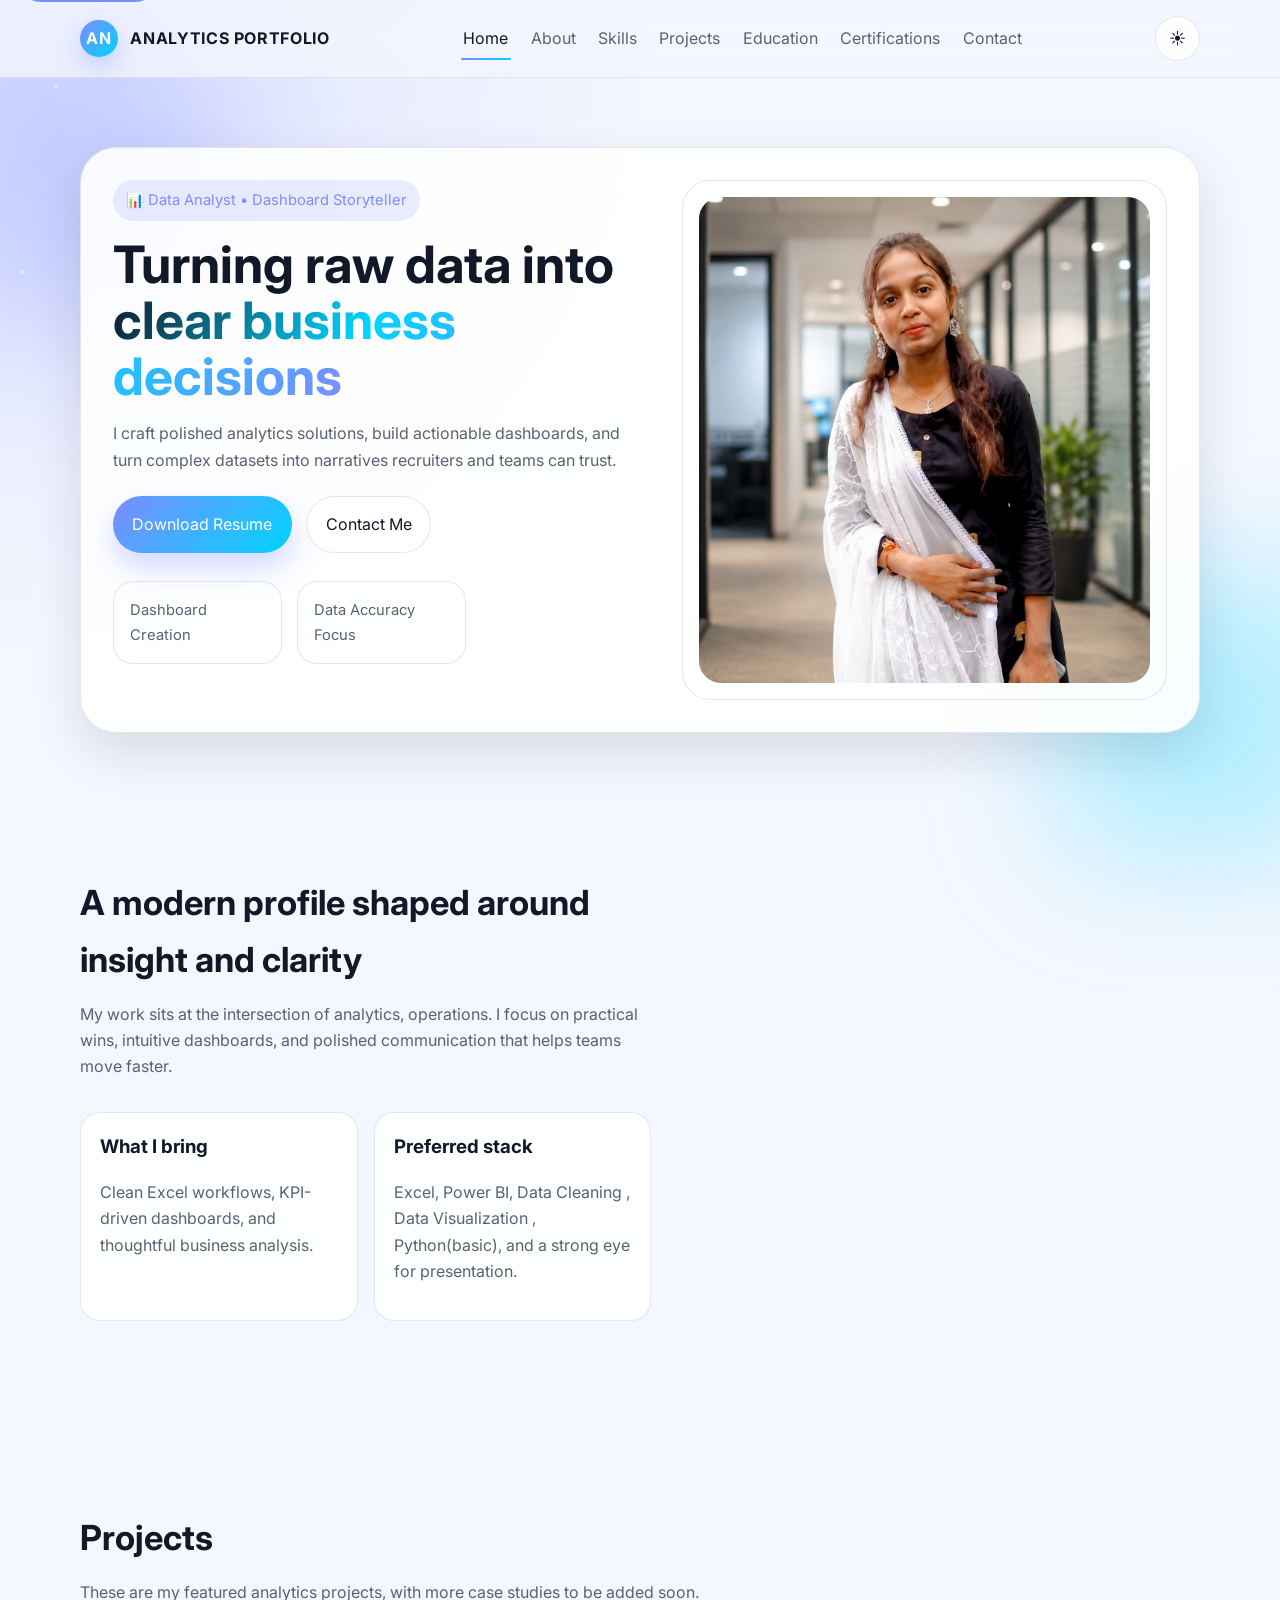
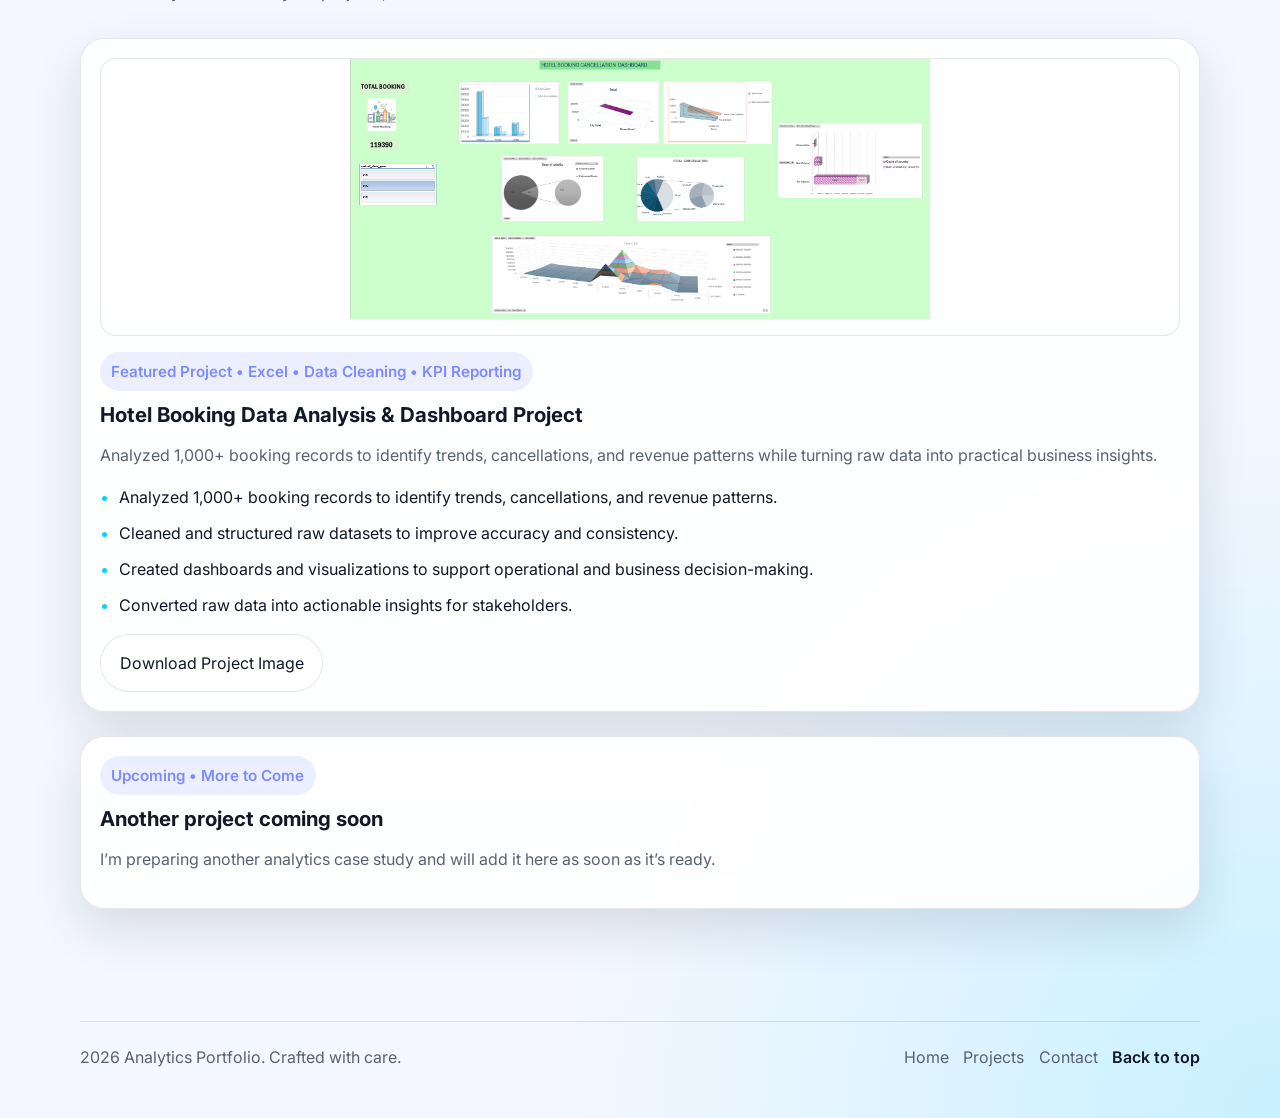
<file: index.html>
<!DOCTYPE html>
<html lang="en">
  <head>
    <meta charset="UTF-8" />
    <meta name="viewport" content="width=device-width, initial-scale=1.0" />
    <meta name="description" content="Portfolio website for a data-focused professional blending analytics, dashboard design, and business insight." />
    <title>Portfolio | Home</title>
    <link rel="preconnect" href="https://fonts.googleapis.com" />
    <link rel="preconnect" href="https://fonts.gstatic.com" crossorigin />
    <link href="https://fonts.googleapis.com/css2?family=Inter:wght@400;500;600;700;800&display=swap" rel="stylesheet" />
    <link rel="stylesheet" href="style.css" />
  </head>
  <body>
    <a class="skip-link" href="#main-content">Skip to content</a>
    <div class="particle-layer" aria-hidden="true"></div>

    <header class="site-header">
      <div class="container navbar">
        <a class="brand" href="index.html" aria-label="Go to home page">
          <span class="brand-mark">AN</span>
          <span>Analytics Portfolio</span>
        </a>

        <nav class="nav-links" aria-label="Primary navigation">
          <a href="index.html">Home</a>
          <a href="about.html">About</a>
          <a href="skills.html">Skills</a>
          <a href="index.html#projects">Projects</a>
          <a href="education.html">Education</a>
          <a href="certifications.html">Certifications</a>
          <a href="contact.html">Contact</a>
        </nav>

        <div class="nav-actions">
          <button class="theme-toggle" type="button" aria-label="Switch theme">🌙</button>
          <button class="menu-toggle" type="button" aria-label="Toggle navigation" aria-expanded="false">☰</button>
        </div>
      </div>
    </header>

    <main id="main-content">
      <section class="hero">
        <div class="container">
          <div class="hero-card card reveal">
            <div class="grid-2">
              <div>
                <span class="hero-badge">📊 Data Analyst • Dashboard Storyteller</span>
                <h1>
                  Turning raw data into <span class="text-gradient">clear business decisions</span>
                </h1>
                <p>
                  I craft polished analytics solutions, build actionable dashboards, and turn complex datasets into narratives recruiters and teams can trust.
                </p>
                <div class="hero-actions">
                  <a class="btn btn-primary" href="assets/resume.pdf" download>Download Resume</a>
                  
                  <a class="btn btn-secondary" href="contact.html">Contact Me</a>
                </div>
                <div class="hero-stats">
                  <div class="stat-card">
                    <div class="label">Dashboard Creation</div>
                  </div>
                  <div class="stat-card">
                    <div class="label">Data Accuracy Focus</div>
                  </div>
                  
                </div>
              </div>

              <div class="hero-visual">
                <div class="hero-panel">
                  <img src="assets/images/home-image-chatgpt.jpeg" alt="Professional portrait in modern office" />
                </div>
               
              </div>
            </div>
          </div>
        </div>
      </section>

      <section class="section">
        <div class="container">
          <div class="grid-2 reveal">
            <div>
              <h2 class="section-title">A modern profile shaped around insight and clarity</h2>
              <p class="section-intro">
                My work sits at the intersection of analytics, operations. I focus on practical wins, intuitive dashboards, and polished communication that helps teams move faster.
              </p>
              <div class="info-grid">
                <div class="info-card">
                  <h3>What I bring</h3>
                  <p>Clean Excel workflows, KPI-driven dashboards, and thoughtful business analysis.</p>
                </div>
                <div class="info-card">
                  <h3>Preferred stack</h3>
                  <p>Excel, Power BI, Data Cleaning , Data Visualization ,  Python(basic), and a strong eye for presentation.</p>
                </div>
              </div>
            </div>
          </div>
        </div>
      </section>

      <section class="section" id="projects">
        <div class="container">
          <div class="section-heading reveal">
            <h2 class="section-title">Projects</h2>
            <p class="section-intro">
              These are my featured analytics projects, with more case studies to be added soon.
            </p>
          </div>

          <div class="project-list reveal">
            <article class="project-card card">
              <div class="project-image-wrap">
                <img class="project-image" src="assets/images/excel-dashboard.png" alt="Excel dashboard screenshot for the hotel booking data analysis project" />
              </div>
              <div class="project-meta">Featured Project • Excel • Data Cleaning • KPI Reporting</div>
              <h3>Hotel Booking Data Analysis &amp; Dashboard Project</h3>
              <p>
                Analyzed 1,000+ booking records to identify trends, cancellations, and revenue patterns while turning raw data into practical business insights.
              </p>
              <ul class="project-highlights">
                <li>Analyzed 1,000+ booking records to identify trends, cancellations, and revenue patterns.</li>
                <li>Cleaned and structured raw datasets to improve accuracy and consistency.</li>
                <li>Created dashboards and visualizations to support operational and business decision-making.</li>
                <li>Converted raw data into actionable insights for stakeholders.</li>
              </ul>
              <div class="project-actions">
                <a class="btn btn-secondary" href="assets/files/hotel-booking-dashboard.png" download>Download Project Image</a>
              </div>
            </article>

            <article class="project-card card project-card--soon">
              <div class="project-meta">Upcoming • More to Come</div>
              <h3>Another project coming soon</h3>
              <p>
                I’m preparing another analytics case study and will add it here as soon as it’s ready.
              </p>
            </article>
          </div>
        </div>
      </section>
    </main>

    <footer class="site-footer">
      <div class="container footer-shell">
        <div>2026 Analytics Portfolio. Crafted with care.</div>
        <div class="footer-links">
          <a href="index.html">Home</a>
          <a href="index.html#projects">Projects</a>
          <a href="contact.html">Contact</a>
          <a class="back-top" href="#top">Back to top</a>
        </div>
      </div>
    </footer>

    <script src="script.js"></script>
  </body>
</html>
</file>
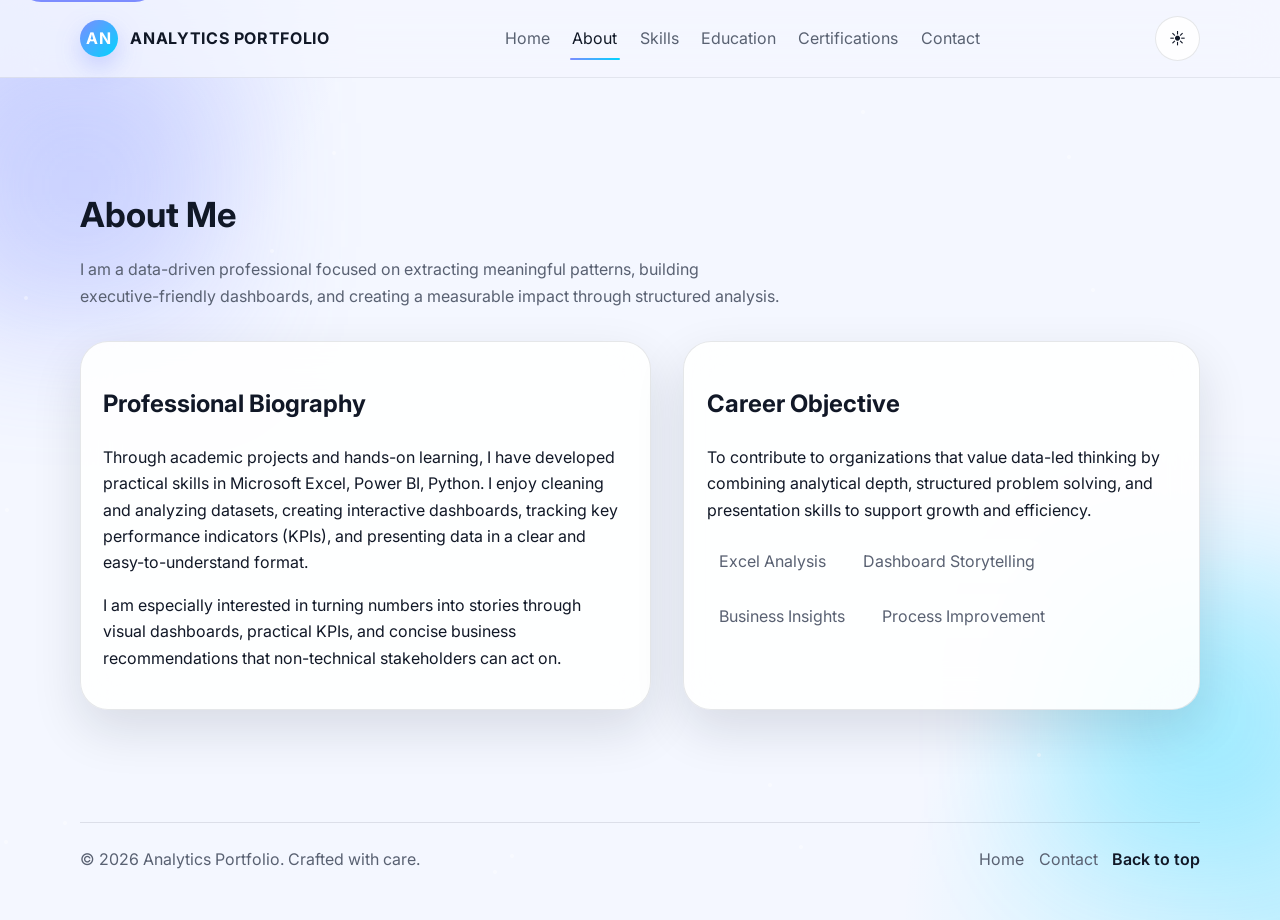
<file: about.html>
<!DOCTYPE html>
<html lang="en">
  <head>
    <meta charset="UTF-8" />
    <meta name="viewport" content="width=device-width, initial-scale=1.0" />
    <meta name="description" content="Professional biography and career objective for a data-focused portfolio website." />
    <title>Portfolio | About</title>
    <link rel="preconnect" href="https://fonts.googleapis.com" />
    <link rel="preconnect" href="https://fonts.gstatic.com" crossorigin />
    <link href="https://fonts.googleapis.com/css2?family=Inter:wght@400;500;600;700;800&display=swap" rel="stylesheet" />
    <link rel="stylesheet" href="style.css" />
  </head>
  <body>
    <a class="skip-link" href="#main-content">Skip to content</a>
    <div class="particle-layer" aria-hidden="true"></div>

    <header class="site-header">
      <div class="container navbar">
        <a class="brand" href="index.html" aria-label="Go to home page">
          <span class="brand-mark">AN</span>
          <span>Analytics Portfolio</span>
        </a>
        <nav class="nav-links" aria-label="Primary navigation">
          <a href="index.html">Home</a>
          <a href="about.html">About</a>
          <a href="skills.html">Skills</a>
          <a href="education.html">Education</a>
          <a href="certifications.html">Certifications</a>
          <a href="contact.html">Contact</a>
        </nav>
        <div class="nav-actions">
          <button class="theme-toggle" type="button" aria-label="Switch theme">🌙</button>
          <button class="menu-toggle" type="button" aria-label="Toggle navigation" aria-expanded="false">☰</button>
        </div>
      </div>
    </header>

    <main id="main-content">
      <section class="section">
        <div class="container">
          <div class="reveal">
            <h1 class="section-title">About Me</h1>
            <p class="section-intro">
              I am a data-driven professional focused on extracting meaningful patterns, building executive-friendly dashboards, and creating a measurable impact through structured analysis.
            </p>
          </div>

          <div class="grid-2 reveal">
            <div class="card" style="padding: 1.4rem;">
              <h2>Professional Biography</h2>
              <p>
Through academic projects and hands-on learning, I have developed practical skills in Microsoft Excel, Power BI, Python. I enjoy cleaning and analyzing datasets, creating interactive dashboards, tracking key performance indicators (KPIs), and presenting data in a clear and easy-to-understand format.              </p>
              <p>
                I am especially interested in turning numbers into stories through visual dashboards, practical KPIs, and concise business recommendations that non-technical stakeholders can act on.
              </p>
            </div>

            <div class="card" style="padding: 1.4rem;">
              <h2>Career Objective</h2>
              <p>
                To contribute to organizations that value data-led thinking by combining analytical depth, structured problem solving, and presentation skills to support growth and efficiency.
              </p>
              <ul class="pill-list">
                <li>Excel Analysis</li>
                <li>Dashboard Storytelling</li>
                <li>Business Insights</li>
                <li>Process Improvement</li>
              </ul>
            </div>
          </div>


        </div>
      </section>
    </main>

    <footer class="site-footer">
      <div class="container footer-shell">
        <div>© 2026 Analytics Portfolio. Crafted with care.</div>
        <div class="footer-links">
          <a href="index.html">Home</a>
          <a href="contact.html">Contact</a>
          <a class="back-top" href="#top">Back to top</a>
        </div>
      </div>
    </footer>

    <script src="script.js"></script>
  </body>
</html>
</file>
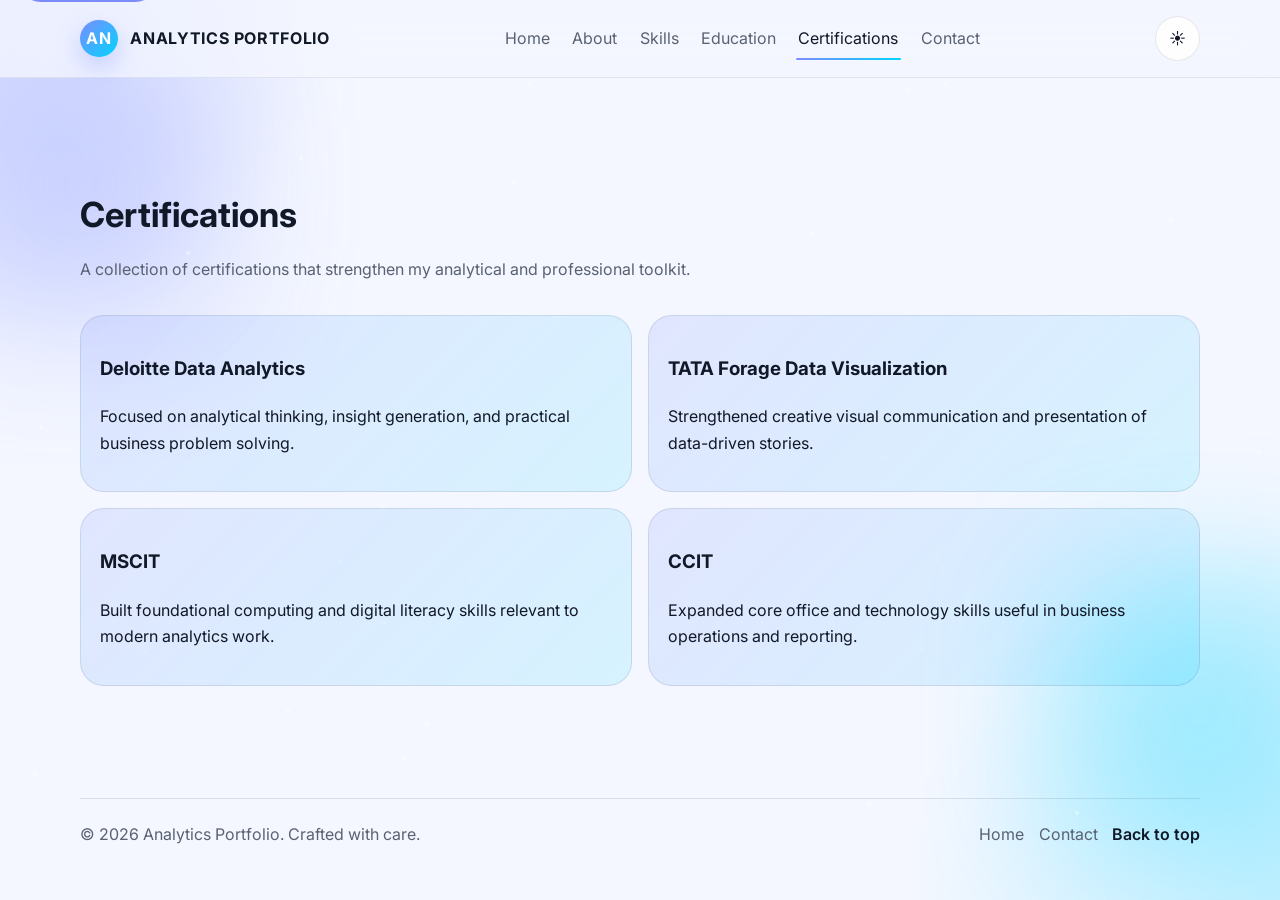
<file: certifications.html>
<!DOCTYPE html>
<html lang="en">
  <head>
    <meta charset="UTF-8" />
    <meta name="viewport" content="width=device-width, initial-scale=1.0" />
    <meta name="description" content="Professional certifications section for the data analytics portfolio." />
    <title>Portfolio | Certifications</title>
    <link rel="preconnect" href="https://fonts.googleapis.com" />
    <link rel="preconnect" href="https://fonts.gstatic.com" crossorigin />
    <link href="https://fonts.googleapis.com/css2?family=Inter:wght@400;500;600;700;800&display=swap" rel="stylesheet" />
    <link rel="stylesheet" href="style.css" />
  </head>
  <body>
    <a class="skip-link" href="#main-content">Skip to content</a>
    <div class="particle-layer" aria-hidden="true"></div>

    <header class="site-header">
      <div class="container navbar">
        <a class="brand" href="index.html" aria-label="Go to home page">
          <span class="brand-mark">AN</span>
          <span>Analytics Portfolio</span>
        </a>
        <nav class="nav-links" aria-label="Primary navigation">
          <a href="index.html">Home</a>
          <a href="about.html">About</a>
          <a href="skills.html">Skills</a>
          <a href="education.html">Education</a>
          <a href="certifications.html">Certifications</a>
          <a href="contact.html">Contact</a>
        </nav>
        <div class="nav-actions">
          <button class="theme-toggle" type="button" aria-label="Switch theme">🌙</button>
          <button class="menu-toggle" type="button" aria-label="Toggle navigation" aria-expanded="false">☰</button>
        </div>
      </div>
    </header>

    <main id="main-content">
      <section class="section">
        <div class="container">
          <div class="reveal">
            <h1 class="section-title">Certifications</h1>
            <p class="section-intro">A collection of certifications that strengthen my analytical and professional toolkit.</p>
          </div>

          <div class="cert-grid reveal">
            <div class="cert-card">
              <h3>Deloitte Data Analytics</h3>
              <p>Focused on analytical thinking, insight generation, and practical business problem solving.</p>
            </div>
            <div class="cert-card">
              <h3>TATA Forage Data Visualization</h3>
              <p>Strengthened creative visual communication and presentation of data-driven stories.</p>
            </div>
            <div class="cert-card">
              <h3>MSCIT</h3>
              <p>Built foundational computing and digital literacy skills relevant to modern analytics work.</p>
            </div>
            <div class="cert-card">
              <h3>CCIT</h3>
              <p>Expanded core office and technology skills useful in business operations and reporting.</p>
            </div>
          </div>
        </div>
      </section>
    </main>

    <footer class="site-footer">
      <div class="container footer-shell">
        <div>© 2026 Analytics Portfolio. Crafted with care.</div>
        <div class="footer-links">
          <a href="index.html">Home</a>
          <a href="contact.html">Contact</a>
          <a class="back-top" href="#top">Back to top</a>
        </div>
      </div>
    </footer>

    <script src="script.js"></script>
  </body>
</html>
</file>
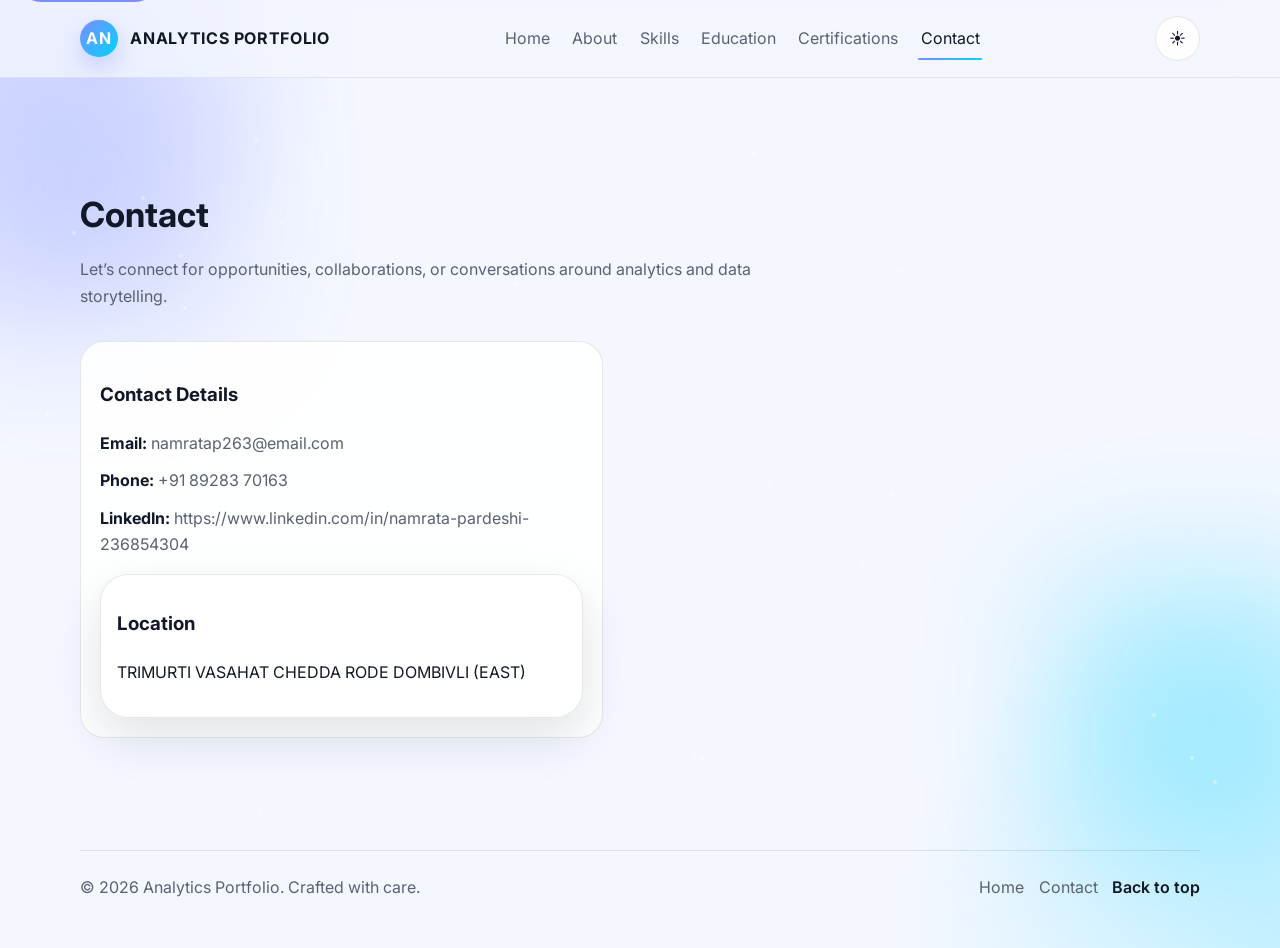
<file: contact.html>
<!DOCTYPE html>
<html lang="en">
  <head>
    <meta charset="UTF-8" />
    <meta name="viewport" content="width=device-width, initial-scale=1.0" />
    <meta name="description" content="Contact page with professional contact details and inquiry form." />
    <title>Portfolio | Contact</title>
    <link rel="preconnect" href="https://fonts.googleapis.com" />
    <link rel="preconnect" href="https://fonts.gstatic.com" crossorigin />
    <link href="https://fonts.googleapis.com/css2?family=Inter:wght@400;500;600;700;800&display=swap" rel="stylesheet" />
    <link rel="stylesheet" href="style.css" />
  </head>
  <body>
    <a class="skip-link" href="#main-content">Skip to content</a>
    <div class="particle-layer" aria-hidden="true"></div>

    <header class="site-header">
      <div class="container navbar">
        <a class="brand" href="index.html" aria-label="Go to home page">
          <span class="brand-mark">AN</span>
          <span>Analytics Portfolio</span>
        </a>
        <nav class="nav-links" aria-label="Primary navigation">
          <a href="index.html">Home</a>
          <a href="about.html">About</a>
          <a href="skills.html">Skills</a>
          <a href="education.html">Education</a>
          <a href="certifications.html">Certifications</a>
          <a href="contact.html">Contact</a>
        </nav>
        <div class="nav-actions">
          <button class="theme-toggle" type="button" aria-label="Switch theme">🌙</button>
          <button class="menu-toggle" type="button" aria-label="Toggle navigation" aria-expanded="false">☰</button>
        </div>
      </div>
    </header>

    <main id="main-content">
      <section class="section">
        <div class="container">
          <div class="reveal">
            <h1 class="section-title">Contact</h1>
            <p class="section-intro">Let’s connect for opportunities, collaborations, or conversations around analytics and data storytelling.</p>
          </div>

          <div class="contact-layout reveal">
            <div class="contact-card">
              <h3>Contact Details</h3>
              <ul class="contact-list">
                <li><strong>Email:</strong> <a href="namratap263@email.com">namratap263@email.com</a></li>
                <li><strong>Phone:</strong> <a href="tel:+919999999999">+91 89283 70163</a></li>
                <li><strong>LinkedIn:</strong> <a href="https://www.linkedin.com" target="_blank" rel="noreferrer">https://www.linkedin.com/in/namrata-pardeshi-236854304</a></li>
              </ul>
              <div class="card" style="padding: 1rem; margin-top: 1rem;">
                <h3>Location</h3>
                <p>TRIMURTI VASAHAT CHEDDA RODE DOMBIVLI (EAST)</p>
              </div>
            </div>

            
          </div>
        </div>
      </section>
    </main>

    <footer class="site-footer">
      <div class="container footer-shell">
        <div>© 2026 Analytics Portfolio. Crafted with care.</div>
        <div class="footer-links">
          <a href="index.html">Home</a>
          <a href="contact.html">Contact</a>
          <a class="back-top" href="#top">Back to top</a>
        </div>
      </div>
    </footer>

    <script src="script.js"></script>
  </body>
</html>
</file>
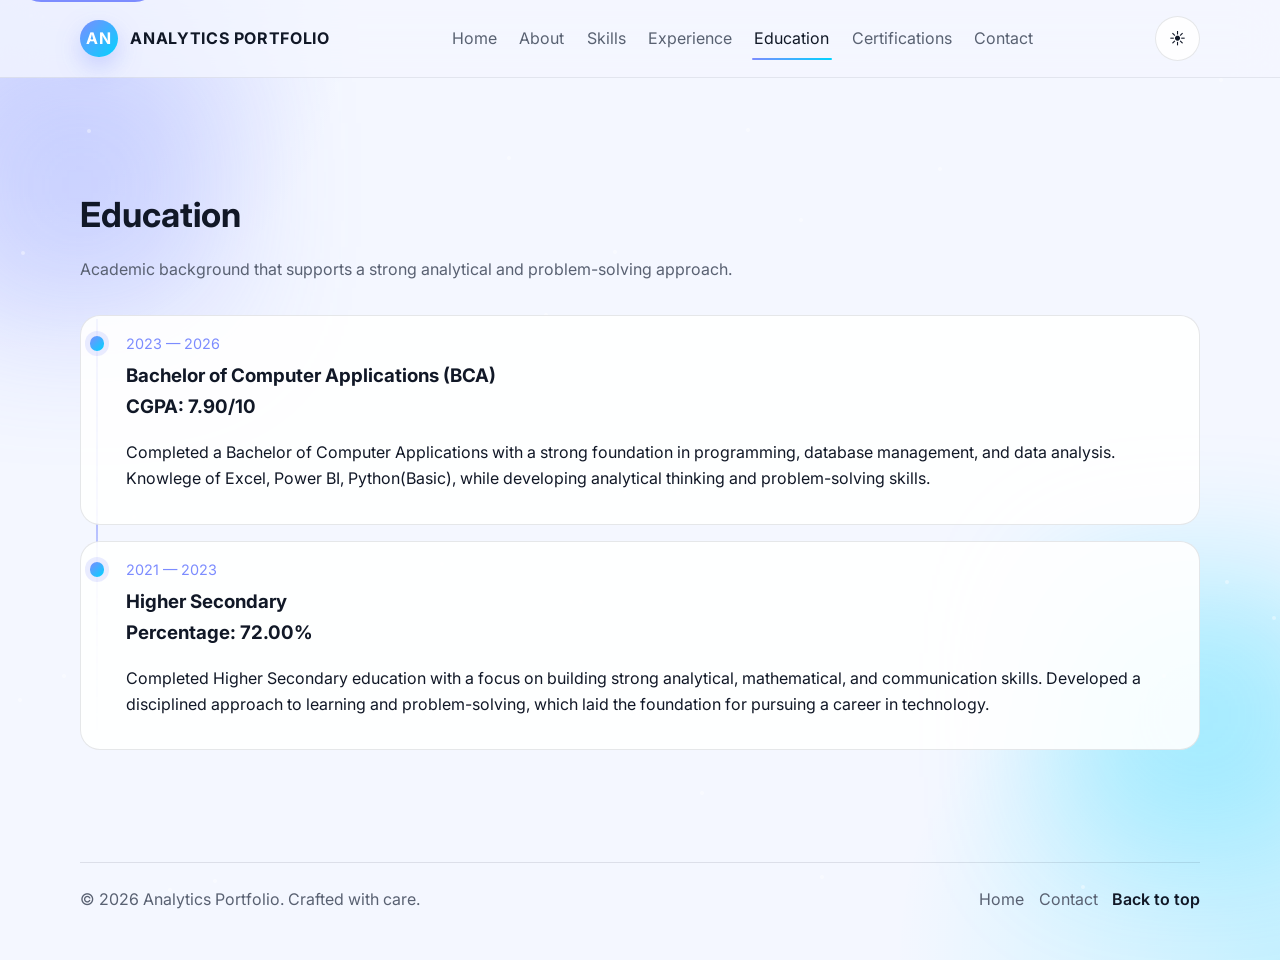
<file: education.html>
<!DOCTYPE html>
<html lang="en">
  <head>
    <meta charset="UTF-8" />
    <meta name="viewport" content="width=device-width, initial-scale=1.0" />
    <meta name="description" content="Educational timeline for the portfolio site." />
    <title>Portfolio | Education</title>
    <link rel="preconnect" href="https://fonts.googleapis.com" />
    <link rel="preconnect" href="https://fonts.gstatic.com" crossorigin />
    <link href="https://fonts.googleapis.com/css2?family=Inter:wght@400;500;600;700;800&display=swap" rel="stylesheet" />
    <link rel="stylesheet" href="style.css" />
  </head>
  <body>
    <a class="skip-link" href="#main-content">Skip to content</a>
    <div class="particle-layer" aria-hidden="true"></div>

    <header class="site-header">
      <div class="container navbar">
        <a class="brand" href="index.html" aria-label="Go to home page">
          <span class="brand-mark">AN</span>
          <span>Analytics Portfolio</span>
        </a>
        <nav class="nav-links" aria-label="Primary navigation">
          <a href="index.html">Home</a>
          <a href="about.html">About</a>
          <a href="skills.html">Skills</a>
          <a href="experience.html">Experience</a>
          <a href="education.html">Education</a>
          <a href="certifications.html">Certifications</a>
          <a href="contact.html">Contact</a>
        </nav>
        <div class="nav-actions">
          <button class="theme-toggle" type="button" aria-label="Switch theme">🌙</button>
          <button class="menu-toggle" type="button" aria-label="Toggle navigation" aria-expanded="false">☰</button>
        </div>
      </div>
    </header>

    <main id="main-content">
      <section class="section">
        <div class="container">
          <div class="reveal">
            <h1 class="section-title">Education</h1>
            <p class="section-intro">Academic background that supports a strong analytical and problem-solving approach.</p>
          </div>

          <div class="timeline reveal">
            <div class="timeline-item">
              <div class="meta">2023 — 2026</div>
              <h3>Bachelor of Computer Applications (BCA)
             <br> CGPA: 7.90/10</h3>
              <p>Completed a Bachelor of Computer Applications with a strong foundation in programming, database management, and data analysis. Knowlege of Excel, Power BI, Python(Basic), while developing analytical thinking and problem-solving skills.</p>
            </div>
            <div class="timeline-item">
              <div class="meta">2021 — 2023</div>
              <h3>Higher Secondary              
                <br>Percentage: 72.00%</h3>

              <p>Completed Higher Secondary education with a focus on building strong analytical, mathematical, and communication skills. Developed a disciplined approach to learning and problem-solving, which laid the foundation for pursuing a career in technology.</p>
            </div>
          </div>
        </div>
      </section>
    </main>

    <footer class="site-footer">
      <div class="container footer-shell">
        <div>© 2026 Analytics Portfolio. Crafted with care.</div>
        <div class="footer-links">
          <a href="index.html">Home</a>
          <a href="contact.html">Contact</a>
          <a class="back-top" href="#top">Back to top</a>
        </div>
      </div>
    </footer>

    <script src="script.js"></script>
  </body>
</html>
</file>
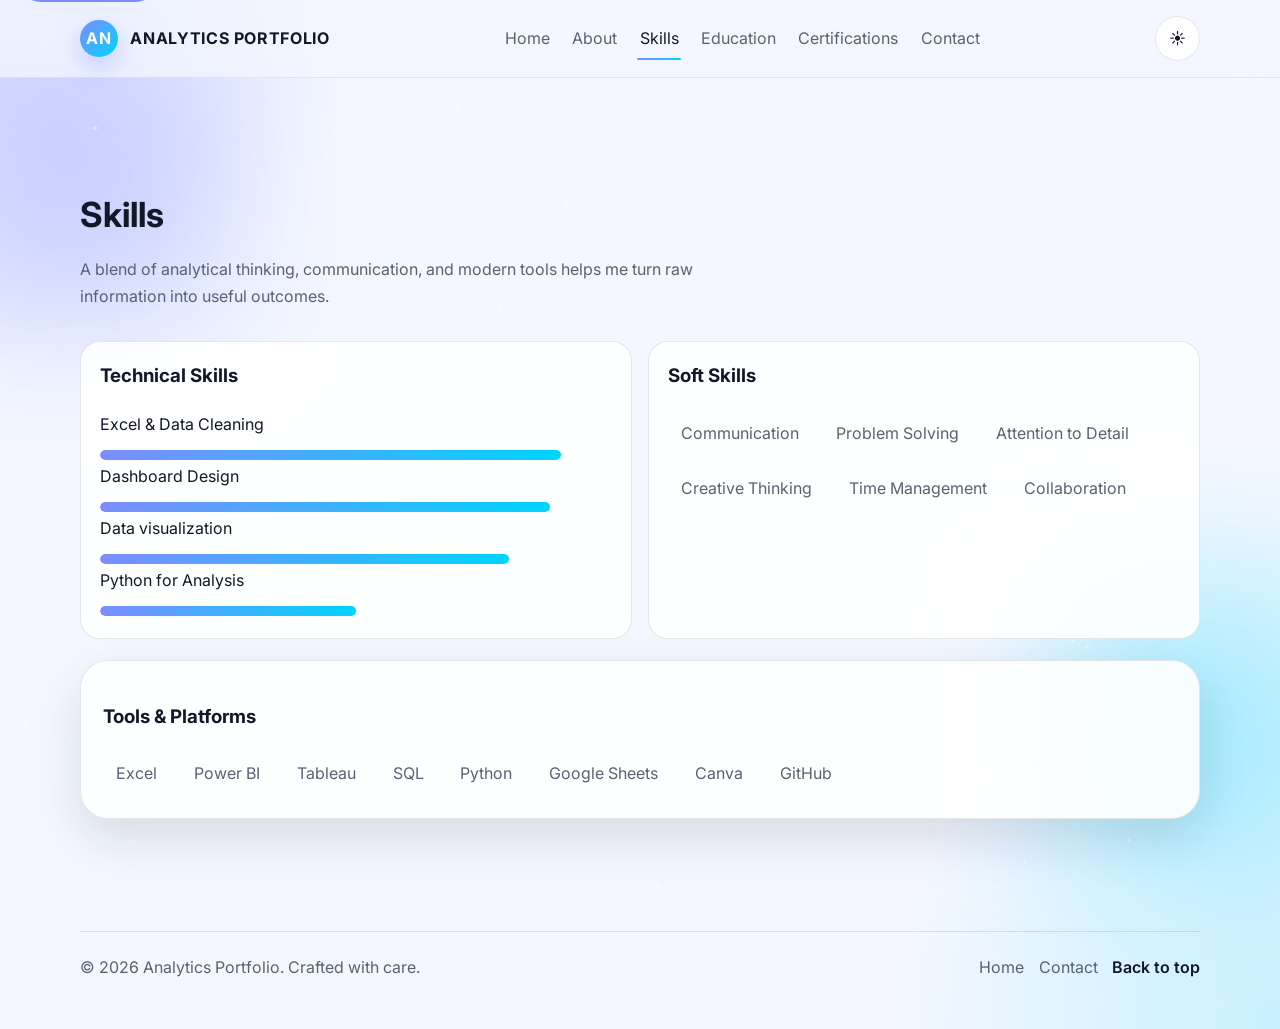
<file: skills.html>
<!DOCTYPE html>
<html lang="en">
  <head>
    <meta charset="UTF-8" />
    <meta name="viewport" content="width=device-width, initial-scale=1.0" />
    <meta name="description" content="Technical and soft skills section for a professional analytics portfolio website." />
    <title>Portfolio | Skills</title>
    <link rel="preconnect" href="https://fonts.googleapis.com" />
    <link rel="preconnect" href="https://fonts.gstatic.com" crossorigin />
    <link href="https://fonts.googleapis.com/css2?family=Inter:wght@400;500;600;700;800&display=swap" rel="stylesheet" />
    <link rel="stylesheet" href="style.css" />
  </head>
  <body>
    <a class="skip-link" href="#main-content">Skip to content</a>
    <div class="particle-layer" aria-hidden="true"></div>

    <header class="site-header">
      <div class="container navbar">
        <a class="brand" href="index.html" aria-label="Go to home page">
          <span class="brand-mark">AN</span>
          <span>Analytics Portfolio</span>
        </a>
        <nav class="nav-links" aria-label="Primary navigation">
          <a href="index.html">Home</a>
          <a href="about.html">About</a>
          <a href="skills.html">Skills</a>
          <a href="education.html">Education</a>
          <a href="certifications.html">Certifications</a>
          <a href="contact.html">Contact</a>
        </nav>
        <div class="nav-actions">
          <button class="theme-toggle" type="button" aria-label="Switch theme">🌙</button>
          <button class="menu-toggle" type="button" aria-label="Toggle navigation" aria-expanded="false">☰</button>
        </div>
      </div>
    </header>

    <main id="main-content">
      <section class="section">
        <div class="container">
          <div class="reveal">
            <h1 class="section-title">Skills</h1>
            <p class="section-intro">
              A blend of analytical thinking, communication, and modern tools helps me turn raw information into useful outcomes.
            </p>
          </div>

          <div class="skills-grid reveal">
            <div class="skill-card">
              <h3>Technical Skills</h3>
              <div>
                <div>Excel & Data Cleaning</div>
                <div class="skill-bar"><span style="width: 90%;"></span></div>
              </div>
              <div>
                <div>Dashboard Design</div>
                <div class="skill-bar"><span style="width: 88%;"></span></div>
              </div>
              <div>
                <div>Data visualization 
                </div>
                <div class="skill-bar"><span style="width: 80%;"></span></div>
              </div>
              <div>
                <div>Python for Analysis</div>
                <div class="skill-bar"><span style="width: 50%;"></span></div>
              </div>
            </div>

            <div class="skill-card">
              <h3>Soft Skills</h3>
              <ul class="pill-list">
                <li>Communication</li>
                <li>Problem Solving</li>
                <li>Attention to Detail</li>
                <li>Creative Thinking</li>
                <li>Time Management</li>
                <li>Collaboration</li>
              </ul>
            </div>
          </div>

          <div class="card reveal" style="padding: 1.4rem; margin-top: 1.3rem;">
            <h3>Tools & Platforms</h3>
            <ul class="pill-list">
              <li>Excel</li>
              <li>Power BI</li>
              <li>Tableau</li>
              <li>SQL</li>
              <li>Python</li>
              <li>Google Sheets</li>
              <li>Canva</li>
              <li>GitHub</li>
            </ul>
          </div>
        </div>
      </section>
    </main>

    <footer class="site-footer">
      <div class="container footer-shell">
        <div>© 2026 Analytics Portfolio. Crafted with care.</div>
        <div class="footer-links">
          <a href="index.html">Home</a>
          <a href="contact.html">Contact</a>
          <a class="back-top" href="#top">Back to top</a>
        </div>
      </div>
    </footer>

    <script src="script.js"></script>
  </body>
</html>
</file>
<file: style.css>
/* =========================
   Base & theme variables
========================= */
:root {
  color-scheme: dark;
  --bg: #060816;
  --bg-soft: rgba(12, 18, 35, 0.76);
  --surface: rgba(255, 255, 255, 0.08);
  --surface-strong: rgba(255, 255, 255, 0.12);
  --text: #f4f7ff;
  --muted: #9ca9c7;
  --line: rgba(255, 255, 255, 0.16);
  --accent: #7c8cff;
  --accent-2: #00d4ff;
  --accent-3: #8b5cf6;
  --shadow: 0 20px 50px rgba(0, 0, 0, 0.28);
  --radius-lg: 28px;
  --radius-md: 20px;
  --radius-sm: 12px;
  --container: min(1120px, calc(100% - 2rem));
}

:root[data-theme="light"] {
  color-scheme: light;
  --bg: #f4f7ff;
  --bg-soft: rgba(255, 255, 255, 0.82);
  --surface: rgba(255, 255, 255, 0.9);
  --surface-strong: rgba(255, 255, 255, 0.96);
  --text: #111827;
  --muted: #596172;
  --line: rgba(15, 23, 42, 0.1);
  --shadow: 0 20px 50px rgba(15, 23, 42, 0.12);
}

* {
  box-sizing: border-box;
}

html {
  scroll-behavior: smooth;
}

body {
  margin: 0;
  font-family: "Inter", "Segoe UI", Roboto, sans-serif;
  background:
    radial-gradient(circle at top left, rgba(124, 140, 255, 0.22), transparent 22%),
    radial-gradient(circle at bottom right, rgba(0, 212, 255, 0.18), transparent 24%),
    var(--bg);
  color: var(--text);
  min-height: 100vh;
  line-height: 1.65;
  overflow-x: hidden;
  transition: background 0.3s ease, color 0.3s ease;
}

body::before,
body::after {
  content: "";
  position: fixed;
  inset: auto;
  width: 280px;
  height: 280px;
  filter: blur(70px);
  opacity: 0.28;
  z-index: -2;
  pointer-events: none;
  animation: floatOrb 12s ease-in-out infinite;
}

body::before {
  top: 5%;
  left: -60px;
  background: var(--accent);
}

body::after {
  bottom: 5%;
  right: -60px;
  background: var(--accent-2);
  animation-delay: 3s;
}

img {
  max-width: 100%;
  display: block;
}

a {
  color: inherit;
  text-decoration: none;
}

button,
input,
textarea {
  font: inherit;
}

::selection {
  background: rgba(124, 140, 255, 0.28);
}

/* =========================
   Layout helpers
========================= */
.skip-link {
  position: absolute;
  left: 1rem;
  top: -3rem;
  background: var(--accent);
  color: white;
  padding: 0.75rem 1rem;
  border-radius: 999px;
  z-index: 1000;
  transition: top 0.25s ease;
}

.skip-link:focus {
  top: 1rem;
}

.container {
  width: var(--container);
  margin: 0 auto;
}

.section {
  padding: 5rem 0;
}

.grid-2 {
  display: grid;
  gap: 2rem;
  grid-template-columns: 1.05fr 0.95fr;
}

.grid-3 {
  display: grid;
  gap: 1.25rem;
  grid-template-columns: repeat(3, minmax(0, 1fr));
}

.glass {
  background: var(--bg-soft);
  border: 1px solid var(--line);
  box-shadow: var(--shadow);
  backdrop-filter: blur(24px);
  -webkit-backdrop-filter: blur(24px);
}

.card {
  background: var(--surface);
  border: 1px solid var(--line);
  border-radius: var(--radius-lg);
  box-shadow: var(--shadow);
  backdrop-filter: blur(20px);
  -webkit-backdrop-filter: blur(20px);
}

.text-gradient {
  background: linear-gradient(120deg, var(--text) 0%, var(--accent-2) 45%, var(--accent) 100%);
  -webkit-background-clip: text;
  background-clip: text;
  color: transparent;
}

.section-title {
  font-size: clamp(1.6rem, 1.2rem + 1.2vw, 2.2rem);
  margin-bottom: 0.8rem;
}

.section-intro {
  color: var(--muted);
  max-width: 700px;
  margin: 0 0 2rem;
}

.section-heading {
  margin-bottom: 2rem;
}

.project-list {
  display: grid;
  gap: 1.5rem;
}

.project-card {
  padding: 1.6rem;
  border-radius: 24px;
}

.project-meta {
  display: inline-flex;
  align-items: center;
  gap: 0.4rem;
  padding: 0.45rem 0.7rem;
  border-radius: 999px;
  background: rgba(124, 140, 255, 0.14);
  color: var(--accent);
  font-size: 0.84rem;
  font-weight: 600;
  margin-bottom: 0.8rem;
}

.project-image-wrap {
  width: 100%;
  margin-bottom: 1rem;
  border-radius: 16px;
  overflow: hidden;
  border: 1px solid var(--line);
  background: rgba(255, 255, 255, 0.04);
}

.project-image {
  width: 100%;
  height: 260px;
  object-fit: contain;
  display: block;
  background: white;
}

.project-actions {
  display: flex;
  flex-wrap: wrap;
  gap: 0.8rem;
  margin-top: 1rem;
}

.project-card h3 {
  margin: 0 0 0.65rem;
  font-size: 1.28rem;
}

.project-card p {
  color: var(--muted);
  margin: 0 0 1rem;
}

.project-highlights {
  padding-left: 1.15rem;
  color: var(--text);
  display: grid;
  gap: 0.6rem;
}

.project-highlights li::marker {
  color: var(--accent-2);
}

.project-card--soon {
  border-style: dashed;
  background: linear-gradient(135deg, rgba(124, 140, 255, 0.12), rgba(0, 212, 255, 0.12));
}

/* =========================
   Header & nav
========================= */
.site-header {
  position: sticky;
  top: 0;
  z-index: 100;
  padding: 1rem 0;
  background: rgba(6, 8, 22, 0.55);
  backdrop-filter: blur(20px);
  -webkit-backdrop-filter: blur(20px);
  border-bottom: 1px solid rgba(255, 255, 255, 0.08);
}

:root[data-theme="light"] .site-header {
  background: rgba(244, 247, 255, 0.78);
  border-bottom-color: rgba(15, 23, 42, 0.08);
}

.navbar {
  display: flex;
  align-items: center;
  justify-content: space-between;
  gap: 1.25rem;
}

.brand {
  display: flex;
  align-items: center;
  gap: 0.8rem;
  font-weight: 700;
  letter-spacing: 0.04em;
  text-transform: uppercase;
}

.brand-mark {
  width: 2.35rem;
  height: 2.35rem;
  display: grid;
  place-items: center;
  border-radius: 50%;
  background: linear-gradient(135deg, var(--accent), var(--accent-2));
  color: white;
  box-shadow: 0 10px 24px rgba(124, 140, 255, 0.35);
}

.nav-links {
  display: flex;
  align-items: center;
  gap: 1.1rem;
}

.nav-links a {
  color: var(--muted);
  position: relative;
  padding: 0.5rem 0.15rem;
  transition: color 0.2s ease;
}

.nav-links a::after {
  content: "";
  position: absolute;
  left: 0;
  bottom: 0;
  width: 100%;
  height: 2px;
  border-radius: 999px;
  background: linear-gradient(90deg, var(--accent), var(--accent-2));
  transform: scaleX(0);
  transform-origin: center;
  transition: transform 0.25s ease;
}

.nav-links a:hover,
.nav-links a.active {
  color: var(--text);
}

.nav-links a:hover::after,
.nav-links a.active::after {
  transform: scaleX(1);
}

.nav-actions {
  display: flex;
  align-items: center;
  gap: 0.8rem;
}

.theme-toggle,
.menu-toggle {
  width: 2.8rem;
  height: 2.8rem;
  border-radius: 999px;
  border: 1px solid var(--line);
  background: var(--surface);
  color: var(--text);
  cursor: pointer;
  display: grid;
  place-items: center;
  transition: transform 0.25s ease, background 0.25s ease;
}

.theme-toggle:hover,
.menu-toggle:hover {
  transform: translateY(-2px);
}

.menu-toggle {
  display: none;
}

/* =========================
   Hero
========================= */
.hero {
  padding: 4.3rem 0 2rem;
}

.hero-card {
  padding: 2rem;
  border-radius: 36px;
  overflow: hidden;
  position: relative;
}

.hero-badge {
  display: inline-flex;
  align-items: center;
  gap: 0.5rem;
  padding: 0.55rem 0.8rem;
  border-radius: 999px;
  background: rgba(124, 140, 255, 0.16);
  color: var(--accent);
  font-size: 0.92rem;
  margin-bottom: 1rem;
}

.hero h1 {
  font-size: clamp(2rem, 1.3rem + 2.4vw, 3.4rem);
  line-height: 1.08;
  margin: 0 0 0.9rem;
}

.hero p {
  color: var(--muted);
  font-size: 1rem;
  max-width: 640px;
}

.typing {
  min-height: 2.2rem;
  display: inline-block;
}

.hero-actions {
  display: flex;
  flex-wrap: wrap;
  gap: 0.9rem;
  margin: 1.4rem 0 1.8rem;
}

.btn {
  display: inline-flex;
  align-items: center;
  justify-content: center;
  gap: 0.55rem;
  padding: 0.9rem 1.15rem;
  border-radius: 999px;
  border: 1px solid transparent;
  cursor: pointer;
  transition: transform 0.25s ease, box-shadow 0.25s ease, background 0.25s ease;
}

.btn:hover {
  transform: translateY(-2px);
}

.btn-primary {
  background: linear-gradient(135deg, var(--accent), var(--accent-2));
  color: white;
  box-shadow: 0 14px 30px rgba(124, 140, 255, 0.34);
}

.btn-secondary {
  background: var(--surface);
  color: var(--text);
  border-color: var(--line);
}

.hero-stats {
  display: grid;
  gap: 0.9rem;
  grid-template-columns: repeat(3, minmax(0, 1fr));
  margin-top: 1.2rem;
}

.stat-card {
  padding: 1rem;
  border-radius: var(--radius-md);
  background: rgba(255, 255, 255, 0.05);
  border: 1px solid var(--line);
}

.stat-card .number {
  font-size: 1.2rem;
  font-weight: 700;
  color: var(--text);
}

.stat-card .label {
  color: var(--muted);
  font-size: 0.92rem;
}

.hero-visual {
  display: grid;
  gap: 1rem;
}

.hero-panel {
  padding: 1rem;
  border-radius: 28px;
  border: 1px solid var(--line);
  background: rgba(255, 255, 255, 0.05);
}

.hero-panel img {
  object-fit: cover;
  border-radius: 22px;
}

.hero-dashboard {
  display: grid;
  gap: 1rem;
  grid-template-columns: 0.8fr 1.2fr;
}

.dashboard-bars {
  display: flex;
  align-items: flex-end;
  gap: 0.6rem;
  height: 140px;
}

.dashboard-bars span {
  flex: 1;
  border-radius: 999px 999px 0 0;
  background: linear-gradient(180deg, var(--accent-2), var(--accent));
  animation: rise 1.4s ease forwards;
}

.dashboard-metrics {
  display: grid;
  gap: 0.8rem;
}

.metric-pill {
  display: flex;
  justify-content: space-between;
  padding: 0.8rem 0.9rem;
  border-radius: 999px;
  background: rgba(255, 255, 255, 0.06);
  color: var(--muted);
}

.metric-pill strong {
  color: var(--text);
}

/* =========================
   Sections & cards
========================= */
.info-grid {
  display: grid;
  gap: 1rem;
  grid-template-columns: repeat(2, minmax(0, 1fr));
}

.info-card {
  padding: 1.2rem;
  border-radius: var(--radius-md);
  background: var(--surface);
  border: 1px solid var(--line);
}

.info-card h3 {
  margin-top: 0;
  margin-bottom: 0.4rem;
}

.info-card p,
.info-card li {
  color: var(--muted);
}

.timeline {
  position: relative;
  display: grid;
  gap: 1rem;
  margin-top: 1.4rem;
}

.timeline::before {
  content: "";
  position: absolute;
  left: 1rem;
  top: 0.3rem;
  bottom: 0.3rem;
  width: 2px;
  background: linear-gradient(180deg, var(--accent), transparent);
}

.timeline-item {
  position: relative;
  padding: 1rem 1rem 1rem 2.8rem;
  border-radius: var(--radius-md);
  background: var(--surface);
  border: 1px solid var(--line);
}

.timeline-item::before {
  content: "";
  position: absolute;
  left: 0.55rem;
  top: 1.3rem;
  width: 0.9rem;
  height: 0.9rem;
  border-radius: 50%;
  background: linear-gradient(135deg, var(--accent), var(--accent-2));
  box-shadow: 0 0 0 5px rgba(124, 140, 255, 0.16);
}

.timeline-item h3 {
  margin: 0 0 0.3rem;
}

.timeline-item .meta {
  color: var(--accent);
  font-size: 0.9rem;
  margin-bottom: 0.35rem;
}

.skills-grid {
  display: grid;
  gap: 1rem;
  grid-template-columns: repeat(2, minmax(0, 1fr));
}

.skill-card {
  padding: 1.2rem;
  border-radius: var(--radius-md);
  background: var(--surface);
  border: 1px solid var(--line);
}

.skill-card h3 {
  margin-top: 0;
}

.skill-bar {
  margin: 0.8rem 0 0.2rem;
  height: 0.6rem;
  border-radius: 999px;
  background: rgba(255, 255, 255, 0.08);
  overflow: hidden;
}

.skill-bar span {
  display: block;
  height: 100%;
  border-radius: inherit;
  background: linear-gradient(90deg, var(--accent), var(--accent-2));
}

.pill-list {
  display: flex;
  flex-wrap: wrap;
  gap: 0.7rem;
  padding: 0;
  margin: 0.7rem 0 0;
  list-style: none;
}

.pill-list li {
  padding: 0.55rem 0.8rem;
  border-radius: 999px;
  background: rgba(255, 255, 255, 0.08);
  color: var(--muted);
}

.project-card {
  padding: 1.2rem;
  border-radius: 24px;
  border: 1px solid var(--line);
  background: var(--surface);
}

.project-card img {
  border-radius: 20px;
  margin-bottom: 1rem;
}

.project-meta {
  color: var(--accent);
  font-size: 0.95rem;
  margin-bottom: 0.4rem;
}

.detail-list {
  display: grid;
  gap: 0.7rem;
  padding-left: 1rem;
  color: var(--muted);
}

.cert-grid {
  display: grid;
  gap: 1rem;
  grid-template-columns: repeat(2, minmax(0, 1fr));
}

.cert-card {
  padding: 1.2rem;
  border-radius: 24px;
  background: linear-gradient(135deg, rgba(124, 140, 255, 0.16), rgba(0, 212, 255, 0.12));
  border: 1px solid var(--line);
}

.contact-layout {
  display: grid;
  gap: 1.2rem;
  grid-template-columns: 0.95fr 1.05fr;
}

.contact-card,
.form-card {
  padding: 1.2rem;
  border-radius: 24px;
  border: 1px solid var(--line);
  background: var(--surface);
}

.contact-list {
  list-style: none;
  padding: 0;
  margin: 1rem 0 0;
  display: grid;
  gap: 0.7rem;
}

.contact-list a {
  color: var(--muted);
}

.contact-list strong {
  color: var(--text);
}

.form-grid {
  display: grid;
  gap: 0.9rem;
}

.form-grid input,
.form-grid textarea {
  width: 100%;
  border: 1px solid var(--line);
  border-radius: 14px;
  background: rgba(255, 255, 255, 0.06);
  color: var(--text);
  padding: 0.9rem 1rem;
}

.form-grid textarea {
  min-height: 130px;
  resize: vertical;
}

/* =========================
   Footer
========================= */
.site-footer {
  padding: 2rem 0 3rem;
  color: var(--muted);
}

.footer-shell {
  display: flex;
  justify-content: space-between;
  gap: 1rem;
  flex-wrap: wrap;
  padding-top: 1.4rem;
  border-top: 1px solid var(--line);
}

.footer-links {
  display: flex;
  flex-wrap: wrap;
  gap: 0.9rem;
}

.back-top {
  color: var(--text);
  font-weight: 600;
}

/* =========================
   Reveal & particles
========================= */
.reveal {
  opacity: 0;
  transform: translateY(26px);
  transition: opacity 0.7s ease, transform 0.7s ease;
}

.reveal.visible {
  opacity: 1;
  transform: translateY(0);
}

.particle {
  position: fixed;
  width: 4px;
  height: 4px;
  border-radius: 50%;
  background: rgba(255, 255, 255, 0.4);
  pointer-events: none;
  z-index: -1;
  animation: drift 8s linear infinite;
}

/* =========================
   Animations
========================= */
@keyframes floatOrb {
  0%, 100% {
    transform: translate3d(0, 0, 0) scale(1);
  }
  50% {
    transform: translate3d(22px, -18px, 0) scale(1.08);
  }
}

@keyframes rise {
  from {
    height: 0;
  }
  to {
    height: var(--bar-height);
  }
}

@keyframes drift {
  0% {
    transform: translate(0, 0);
    opacity: 0;
  }
  10% {
    opacity: 1;
  }
  100% {
    transform: translate(var(--tx), var(--ty));
    opacity: 0;
  }
}

/* =========================
   Responsive
========================= */
@media (max-width: 920px) {
  .hero-dashboard,
  .grid-2,
  .contact-layout {
    grid-template-columns: 1fr;
  }

  .skills-grid,
  .info-grid,
  .cert-grid,
  .grid-3 {
    grid-template-columns: 1fr;
  }
}

@media (max-width: 760px) {
  .nav-links {
    position: absolute;
    top: 90px;
    left: 1rem;
    right: 1rem;
    flex-direction: column;
    align-items: flex-start;
    padding: 1rem;
    border-radius: 20px;
    background: var(--surface);
    border: 1px solid var(--line);
    display: none;
  }

  .nav-links.open {
    display: flex;
  }

  .menu-toggle {
    display: grid;
  }

  .hero-card {
    padding: 1.25rem;
  }

  .hero-stats {
    grid-template-columns: 1fr;
  }

  .section {
    padding: 3.5rem 0;
  }
}
</file>
